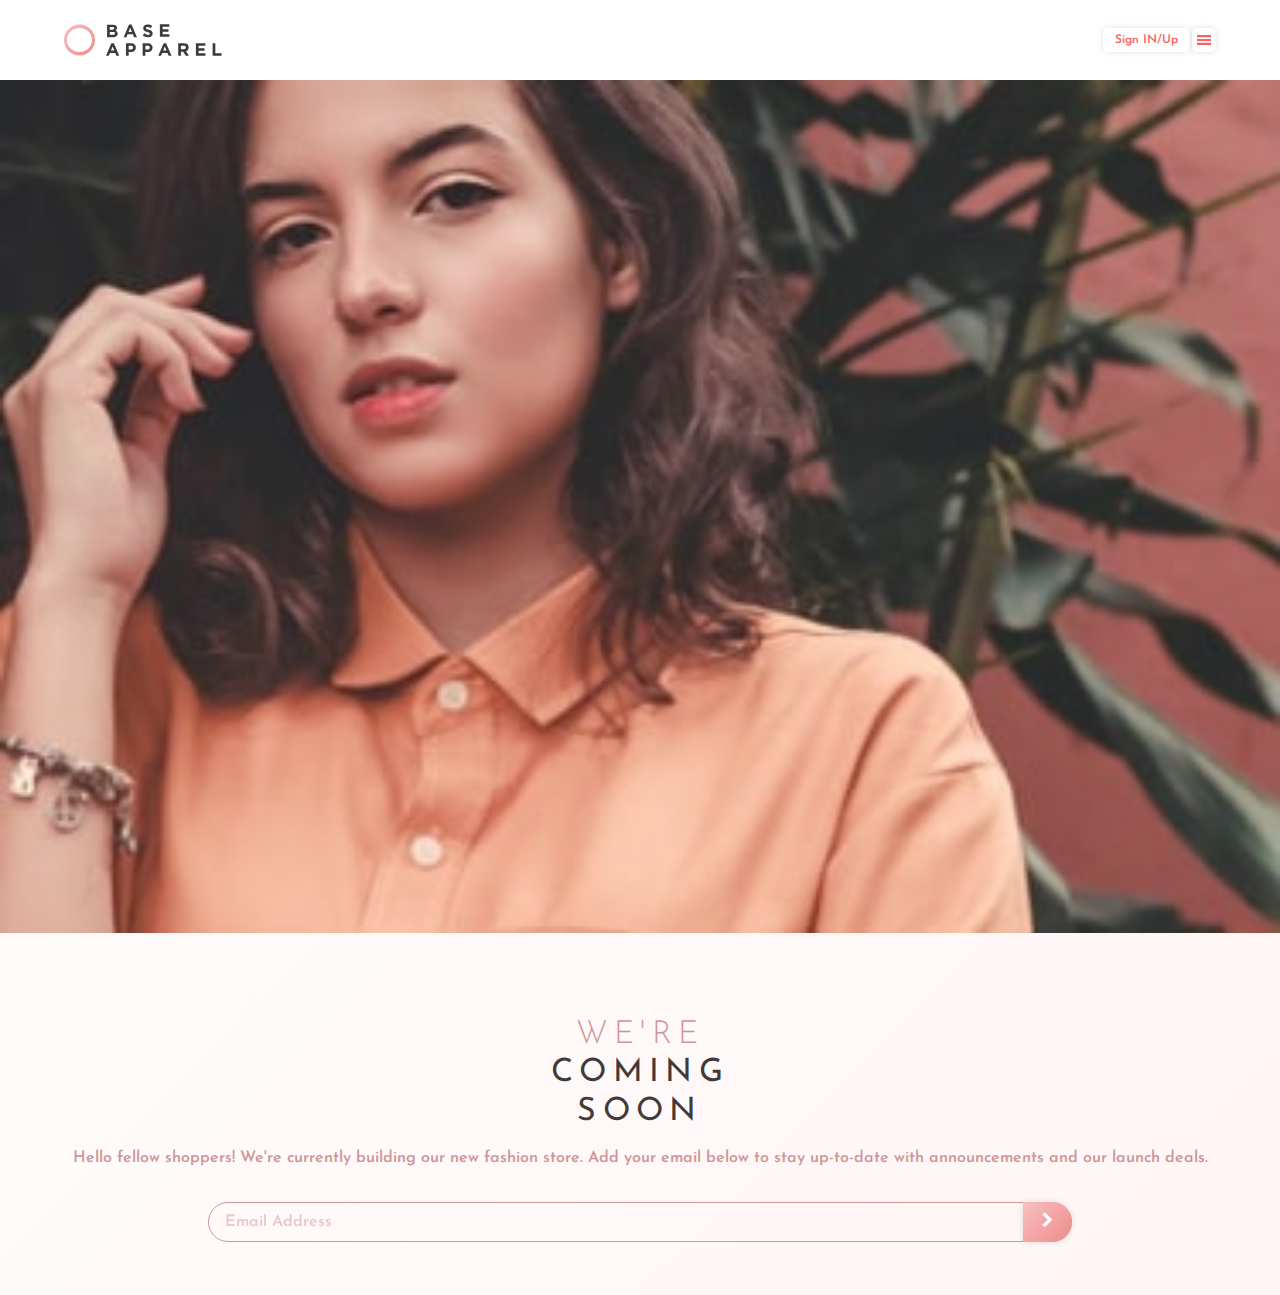
<file: try2/index.html>
<!DOCTYPE html>
<html lang="en">
<head>
    <meta charset="UTF-8">
    <meta http-equiv="X-UA-Compatible" content="IE=edge">
    <meta name="viewport" content="width=device-width, initial-scale=1.0">
    <title>Document</title>
    <link rel="stylesheet" href="style.css">
    <script src="script.js" defer></script>
    <link rel="stylesheet" href="https://cdnjs.cloudflare.com/ajax/libs/font-awesome/4.7.0/css/font-awesome.min.css">
</head>
<body>
    <header>
        <img src="./logo.svg" alt="" class="logo">
        <button class="header-btn" aria-expanded="false"></button>
        <nav class="header-nav" data-visible="false">
            <ul class="header-list">
                <li class="header-item"><a href="#">OurShops</a></li>
                <li class="header-item"><a href="#">TeamWork</a></li>
                <li class="header-item"><a href="#">FutureVision</a></li>
                <li class="header-item"><a href="#">History</a></li>
            </ul>
        </nav>
        <button class="signin-up-btn" data-singin-up-btn>Sign IN/Up</button>
    </header>
    <main>
        <div class="hero-section ">
            <div class="hero-img"></div>
            <div class="hero-content">
                <h1 class="hero-title"><span>we're</span><br>Coming<br>soon</h1>
                <p>Hello fellow shoppers! We're currently building our new fashion store. 
                    Add your email below to stay up-to-date with announcements and our launch deals.
                </p>
                <form  class="hero-form" data-hero-form>
                    <input type="text" class="hero-input" data-hero-input placeholder="Email Address">
                    <span class="error-span"></span>
                    <button type="submit" class="hero-btn" ><i class="fa fa-chevron-right"></i></button>
                </form>
            </div>
        </div>

        <div class="infor-section">
            <div class="infor-container">
                <h2 class="sign-page-title">Sign Up</h2>
                <div class="form-container" data-infor-container>
                    <form action="" class="sign-form"  data-sign-form>
                        <div class="user-name" >
                            <label for="user-name" >User-Name: <span></span></label>
                            <input type="text" id="user-name" data-user-name >
                            <span class="error-span"></span>
                        </div>
                        <div class="email" >
                            <label for="email" >Email: <span></span></label>
                            <input type="text" data-email id="email" >
                        </div>
                        <div class="password">
                            <label for="password" >Password: <span></span></label>
                            <input type="text" data-password id="password" >
                            <span class="error-span"></span>
                        </div>
                        <div class="first-name">
                            <label for="first-name" >First Name: <span></span></label>
                            <input type="text" data-fName id="first-name">
                            <span class="error-span"></span>
                        </div>
                        <div class="last-name">
                            <label for="name" >Last Name: <span></span></label>
                            <input type="text" data-lName id="last-name">
                            <span class="error-span"></span>
                        </div>
                    </form>
                </div>


                <div class="signin-link">
                    <p>Already a member?</p>
                    <a href="./signin.html">Log In</a>
                </div>
                <button type="submit" class="signup-btn">Sign up
                    <div class="confetti-container">
                        <span></span><span></span><span></span><span></span><span></span>
                        <span></span><span></span><span></span><span></span><span></span>
                        <span></span><span></span><span></span><span></span><span></span>
                        <span></span><span></span><span></span><span></span><span></span>
                        <span></span><span></span><span></span><span></span><span></span>
                        <span></span><span></span><span></span><span></span><span></span>
                        <span></span><span></span><span></span><span></span><span></span>
                        <span></span><span></span><span></span><span></span><span></span>
                        <span></span><span></span><span></span><span></span><span></span>
                        <span></span><span></span><span></span><span></span><span></span>
                        <span></span><span></span><span></span><span></span><span></span>
                        <span></span><span></span><span></span><span></span><span></span>
                        <span></span><span></span><span></span><span></span><span></span>
                        <span></span><span></span><span></span><span></span><span></span>
                        <span></span><span></span><span></span><span></span><span></span>
                        <span></span><span></span><span></span><span></span><span></span>
                        <span></span><span></span><span></span><span></span><span></span>
                        <span></span><span></span><span></span><span></span><span></span>
                        <span></span><span></span><span></span><span></span><span></span>
                        <span></span><span></span><span></span><span></span><span></span>
                    </div>
                </button>
            </div>
        </div>
    </main>
    
</body>
</html>
</file>
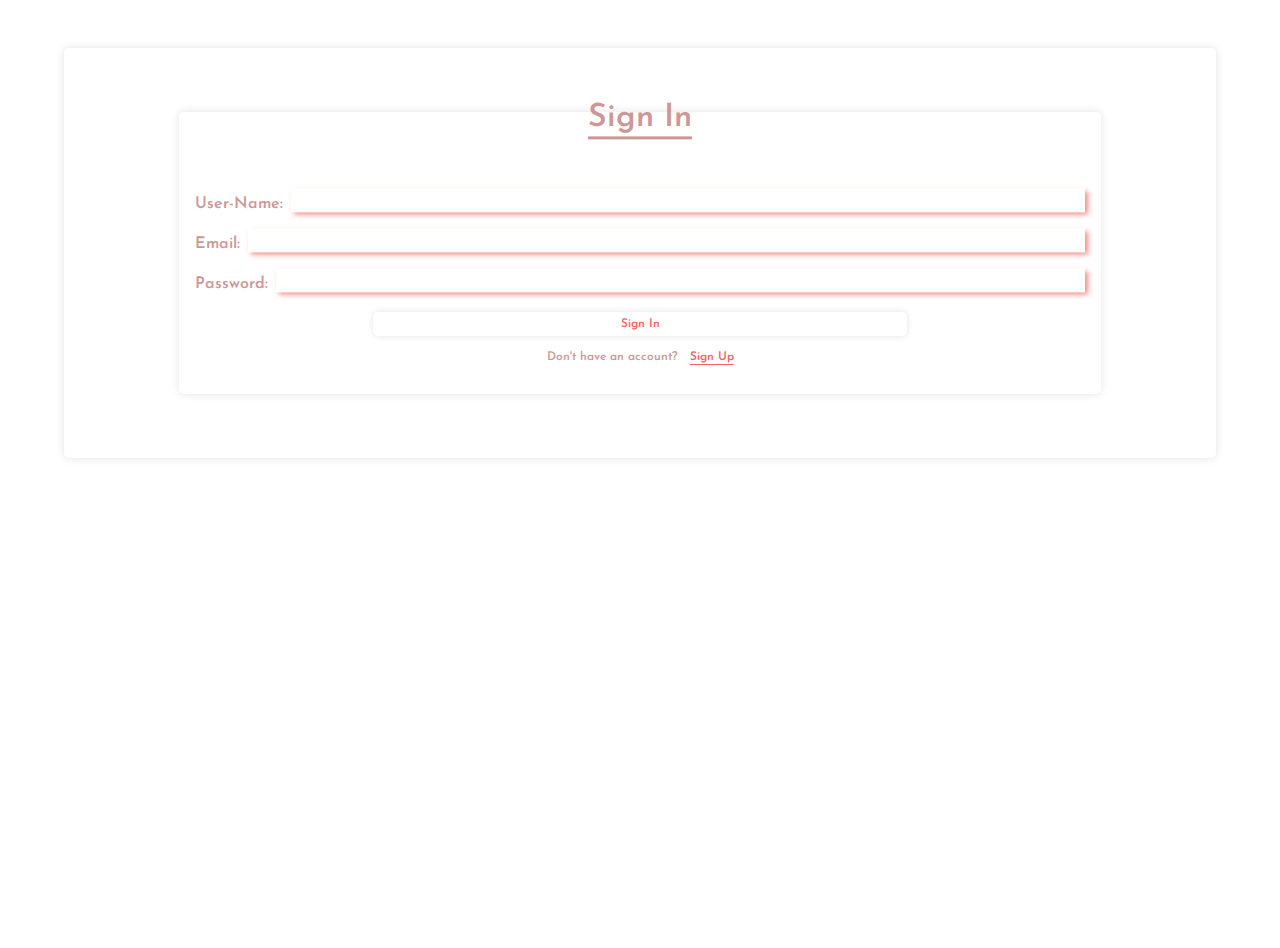
<file: try2/signin.html>
<!DOCTYPE html>
<html lang="en">
<head>
    <meta charset="UTF-8">
    <meta http-equiv="X-UA-Compatible" content="IE=edge">
    <meta name="viewport" content="width=device-width, initial-scale=1.0">
    <title>Document</title>
    <link rel="stylesheet" href="style.css">
    <script src="signin.js" defer></script>
</head>
<body>
    <div class="signin-page">
        <div class="infor-container">
            <h2 class="sign-page-title">Sign In</h2>
            <div class="form-container" data-infor-container>
                <form action="" class="sign-form"  data-signin-form>
                    <div class="user-name" >
                        <label for="user-name" >User-Name: </label>
                        <input type="text" id="user-name" data-signin-user-name >
                        <span class="error-span"></span>
                    </div>
                    <div class="email" >
                        <label for="email" >Email: </label>
                        <input type="text" data-signin-email id="email" >
                    </div>
                    <div class="password">
                        <label for="password" >Password: </label>
                        <input type="text" data-signin-password id="password" >
                        <span class="error-span"></span>
                    </div>
                    <button class="signin-btn" type= "submit" data-signin-btn>Sign In</button>
                    <div class="signup-link">
                        <p>Don't have an account?</p>
                        <a href="./index.html">Sign Up</a>
                    </div>
                </form>
            </div>   
        </div>
    </div>
</body>
</html>
</file>
<file: try2/style.css>
@import url("https://fonts.googleapis.com/css2?family=Josefin+Sans:wght@300;400;700&display=swap");
header {
  position: relative;
  height: 5em;
}
header .logo, header .header-btn {
  position: absolute;
  top: 50%;
  transform: translateY(-50%);
  left: 5vw;
}
header .header-btn {
  width: 2em;
  height: 2em;
  top: 50;
  left: unset;
  right: 5vw;
  background-image: url("./icon-hamburger .svg");
  background-repeat: no-repeat;
  background-position: center;
  background-size: 60%;
}
header .header-btn[aria-expanded=true] {
  background-image: url("./icon-close.svg");
}
header .header-btn:hover {
  background-color: transparent;
}
header .signin-up-btn {
  position: absolute;
  top: 50%;
  transform: translateY(-50%);
  right: calc(5vw + 2.2em);
}
header .header-nav {
  position: absolute;
  width: 30%;
  height: calc(100vh - 4em);
  top: 4em;
  right: 0;
  background: linear-gradient(to top right, hsl(0deg, 0%, 100%), hsl(0deg, 100%, 98%), hsl(0deg, 80%, 86%), hsl(0deg, 74%, 74%));
  transform: scale(0, 1);
  transition: all 350ms ease-in-out;
  transform-origin: right;
}
header .header-nav[data-visible=true] {
  transform: scale(1, 1);
}
header .header-nav .header-list {
  list-style: none;
  display: flex;
  flex-direction: column;
  text-align: right;
  gap: 0.75em;
  padding-right: 1em;
  padding-top: 1em;
}
header .header-nav .header-list .header-item {
  font-size: 0.75rem;
  cursor: pointer;
}
header .header-nav .header-list .header-item a {
  color: hsl(0deg, 0%, 100%);
  text-decoration: none;
  background: linear-gradient(to right, hsl(0deg, 74%, 74%), hsl(0deg, 0%, 100%));
  -webkit-text-fill-color: transparent;
  -webkit-background-clip: text;
}
header .header-nav .header-list .header-item a:hover {
  -webkit-animation: animaBackground 10s linear infinite;
}
@-webkit-keyframes animaBackground {
  0% {
    background-position: 0 0;
  }
  100% {
    background-position: -500px 0;
  }
}
@keyframes animaBackground {
  0% {
    background-position: 0 0;
  }
  100% {
    background-position: -500px 0;
  }
}

.hero-section {
  width: 100%;
  height: 100%;
  position: absolute;
  background: linear-gradient(135deg, hsl(0deg, 0%, 100%), hsl(0deg, 100%, 98%));
}
.hero-section .hero-img {
  width: 100%;
  aspect-ratio: 5/3.5;
  background-image: url("./hero-mobile.jpg");
  background-repeat: no-repeat;
  background-position: top;
  background-size: contain;
}
.hero-section .hero-content {
  width: 100%;
  padding: 1em 5vw;
  text-align: center;
}
.hero-section .hero-content h1 {
  font-size: 2rem;
  font-weight: 400;
  text-transform: uppercase;
  letter-spacing: 0.2em;
  color: hsl(0deg, 6%, 24%);
  line-height: 1.2;
  margin-block: 0.75em 0.45em;
}
.hero-section .hero-content h1 span {
  color: hsl(0deg, 36%, 70%);
  font-weight: 300;
}
.hero-section .hero-content .hero-form {
  width: 75%;
  height: 2.5em;
  margin: 2em auto;
  border: 1px solid hsl(0deg, 36%, 70%);
  border-radius: 100vw;
  display: grid;
  grid-template-columns: 1fr 3em;
  align-items: center;
  position: relative;
}
.hero-section .hero-content .hero-form .hero-btn {
  width: calc(4em + 1px);
  height: calc(100% + 2px);
  border-radius: 0 100vw 100vw 0;
  background: linear-gradient(135deg, hsl(0deg, 80%, 86%), hsl(0deg, 74%, 74%));
}
.hero-section .hero-content .hero-form .hero-btn i {
  color: white;
  font-size: 1rem;
}
.hero-section .hero-content .hero-form .hero-input {
  height: 100%;
  background-color: transparent;
  border-radius: 100vw 0 0 100vw;
  border: none;
  outline: none;
  padding-left: 1em;
}
.hero-section .hero-content .hero-form .hero-input::-moz-placeholder {
  color: hsl(0deg, 36%, 70%);
  opacity: 0.5;
}
.hero-section .hero-content .hero-form .hero-input:-ms-input-placeholder {
  color: hsl(0deg, 36%, 70%);
  opacity: 0.5;
}
.hero-section .hero-content .hero-form .hero-input::placeholder {
  color: hsl(0deg, 36%, 70%);
  opacity: 0.5;
}

.infor-section {
  width: 100%;
  height: calc(100% + 5em);
  position: absolute;
  top: -5em;
  background: linear-gradient(135deg, hsl(0deg, 0%, 100%), hsl(0deg, 100%, 98%));
  transform: scale(0, 0);
  transform-origin: right;
  padding-block: 3em;
  overflow: hidden;
}
.infor-section .infor-container {
  width: 80%;
  max-width: 350px;
  height: 100%;
  margin-inline: auto;
  box-shadow: 0 0 0.5em 0 hsla(0deg, 6%, 24%, 0.15);
  border-radius: 5px;
  padding-inline: 1em;
  position: relative;
  perspective: 1000px;
}
.infor-section .infor-container h2 {
  font-size: 2rem;
  color: hsl(0deg, 6%, 24%);
  text-align: center;
  transform: translateY(-50%);
  text-decoration: underline;
  text-underline-offset: 0.4em;
}
.infor-section .infor-container .sign-form {
  margin-block: 1em 2em;
  display: grid;
  gap: 1em;
}
.infor-section .infor-container .sign-form > * {
  display: flex;
  flex-direction: row;
  white-space: nowrap;
  gap: 0.5em;
  position: relative;
}
.infor-section .infor-container .sign-form .user-name .error-span {
  left: 15em;
  top: -45%;
}
.infor-section .infor-container .sign-form .password .error-span {
  left: 12em;
  top: -45%;
}
.infor-section .infor-container .sign-form .first-name .error-span {
  left: 13em;
  top: -45%;
}
.infor-section .infor-container .sign-form .last-name .error-span {
  left: 13em;
  top: -45%;
}
.infor-section .infor-container .sign-form input {
  width: 100%;
  border: none;
  outline: none;
  box-shadow: 0 0 0.5em 0 hsla(0deg, 6%, 24%, 0.15);
  border-radius: 5px;
  padding-left: 1em;
}
.infor-section .infor-container .signin-link {
  display: flex;
  flex-direction: row;
  font-size: 0.75rem;
  align-items: center;
  justify-content: center;
  gap: 1em;
}
.infor-section .infor-container .signin-link a {
  text-underline-offset: 0.3em;
  color: hsl(0deg, 93%, 68%);
}
.infor-section .infor-container .signup-btn {
  width: 50%;
  position: absolute;
  bottom: 3em;
  left: 50%;
  transform: translateX(-50%);
  transform-style: preserve-3d;
}
.infor-section .infor-container .signup-btn .confetti-container {
  position: absolute;
  transform-style: preserve-3d;
  inset: 50%;
  opacity: 0;
}
.infor-section .infor-container .signup-btn .confetti-container span {
  position: absolute;
  width: max(var(--confetti-size), 3px);
  aspect-ratio: 1/2;
  border-radius: var(--shape);
  background-color: hsl(var(--hue), 100%, 50%);
  top: 0;
  left: 0;
}
.infor-section .infor-container .signup-btn .confetti-container span:nth-child(1) {
  --shape: -28.3273335812vw;
  --confetti-size: 4px;
  --hue: -273;
  --offsetX: 6vw;
  --offsetY: -38vh;
  --offsetZ: -233px;
  --spin: 2turn;
}
.infor-section .infor-container .signup-btn .confetti-container span:nth-child(2) {
  --shape: 0.7015164813vw;
  --confetti-size: 2px;
  --hue: -48;
  --offsetX: -43vw;
  --offsetY: 16vh;
  --offsetZ: -184px;
  --spin: 7turn;
}
.infor-section .infor-container .signup-btn .confetti-container span:nth-child(3) {
  --shape: 2.3836357083vw;
  --confetti-size: 1px;
  --hue: -10;
  --offsetX: 13vw;
  --offsetY: -27vh;
  --offsetZ: -173px;
  --spin: 6turn;
}
.infor-section .infor-container .signup-btn .confetti-container span:nth-child(4) {
  --shape: -3.9034752094vw;
  --confetti-size: 3px;
  --hue: -296;
  --offsetX: -45vw;
  --offsetY: -38vh;
  --offsetZ: -163px;
  --spin: 2turn;
}
.infor-section .infor-container .signup-btn .confetti-container span:nth-child(5) {
  --shape: -22.7317941909vw;
  --confetti-size: 2px;
  --hue: -55;
  --offsetX: 20vw;
  --offsetY: -19vh;
  --offsetZ: -88px;
  --spin: 1turn;
}
.infor-section .infor-container .signup-btn .confetti-container span:nth-child(6) {
  --shape: 39.9672636897vw;
  --confetti-size: 4px;
  --hue: -200;
  --offsetX: 14vw;
  --offsetY: 3vh;
  --offsetZ: -92px;
  --spin: 3turn;
}
.infor-section .infor-container .signup-btn .confetti-container span:nth-child(7) {
  --shape: 25.3620443671vw;
  --confetti-size: 5px;
  --hue: -76;
  --offsetX: -2vw;
  --offsetY: -36vh;
  --offsetZ: 31px;
  --spin: 6turn;
}
.infor-section .infor-container .signup-btn .confetti-container span:nth-child(8) {
  --shape: 11.4526289089vw;
  --confetti-size: 3px;
  --hue: -208;
  --offsetX: 51vw;
  --offsetY: 39vh;
  --offsetZ: 79px;
  --spin: 8turn;
}
.infor-section .infor-container .signup-btn .confetti-container span:nth-child(9) {
  --shape: 23.3337687612vw;
  --confetti-size: 7px;
  --hue: -344;
  --offsetX: 30vw;
  --offsetY: -3vh;
  --offsetZ: 110px;
  --spin: 4turn;
}
.infor-section .infor-container .signup-btn .confetti-container span:nth-child(10) {
  --shape: 8.1965654224vw;
  --confetti-size: 2px;
  --hue: -311;
  --offsetX: -42vw;
  --offsetY: -31vh;
  --offsetZ: 155px;
  --spin: 4turn;
}
.infor-section .infor-container .signup-btn .confetti-container span:nth-child(11) {
  --shape: 15.8979828421vw;
  --confetti-size: 7px;
  --hue: -339;
  --offsetX: -14vw;
  --offsetY: -30vh;
  --offsetZ: -229px;
  --spin: 7turn;
}
.infor-section .infor-container .signup-btn .confetti-container span:nth-child(12) {
  --shape: 8.8005032077vw;
  --confetti-size: 3px;
  --hue: -165;
  --offsetX: -27vw;
  --offsetY: 3vh;
  --offsetZ: -177px;
  --spin: 1turn;
}
.infor-section .infor-container .signup-btn .confetti-container span:nth-child(13) {
  --shape: 38.7336985345vw;
  --confetti-size: 5px;
  --hue: -208;
  --offsetX: -47vw;
  --offsetY: 30vh;
  --offsetZ: -245px;
  --spin: 7turn;
}
.infor-section .infor-container .signup-btn .confetti-container span:nth-child(14) {
  --shape: -41.2874704989vw;
  --confetti-size: 4px;
  --hue: -179;
  --offsetX: -47vw;
  --offsetY: -29vh;
  --offsetZ: -68px;
  --spin: 8turn;
}
.infor-section .infor-container .signup-btn .confetti-container span:nth-child(15) {
  --shape: 15.8982170985vw;
  --confetti-size: 1px;
  --hue: -40;
  --offsetX: -56vw;
  --offsetY: -7vh;
  --offsetZ: -51px;
  --spin: 3turn;
}
.infor-section .infor-container .signup-btn .confetti-container span:nth-child(16) {
  --shape: 1.7322430949vw;
  --confetti-size: 6px;
  --hue: -35;
  --offsetX: -43vw;
  --offsetY: 18vh;
  --offsetZ: -19px;
  --spin: 2turn;
}
.infor-section .infor-container .signup-btn .confetti-container span:nth-child(17) {
  --shape: -14.3976498321vw;
  --confetti-size: 1px;
  --hue: -7;
  --offsetX: 8vw;
  --offsetY: 22vh;
  --offsetZ: 33px;
  --spin: 7turn;
}
.infor-section .infor-container .signup-btn .confetti-container span:nth-child(18) {
  --shape: -12.0095197786vw;
  --confetti-size: 3px;
  --hue: -20;
  --offsetX: 18vw;
  --offsetY: 24vh;
  --offsetZ: -180px;
  --spin: 2turn;
}
.infor-section .infor-container .signup-btn .confetti-container span:nth-child(19) {
  --shape: 11.4511385905vw;
  --confetti-size: 3px;
  --hue: -293;
  --offsetX: 38vw;
  --offsetY: -20vh;
  --offsetZ: 130px;
  --spin: 4turn;
}
.infor-section .infor-container .signup-btn .confetti-container span:nth-child(20) {
  --shape: 20.4264835618vw;
  --confetti-size: 1px;
  --hue: -5;
  --offsetX: 21vw;
  --offsetY: -20vh;
  --offsetZ: -209px;
  --spin: 10turn;
}
.infor-section .infor-container .signup-btn .confetti-container span:nth-child(21) {
  --shape: 25.0520733492vw;
  --confetti-size: 1px;
  --hue: -38;
  --offsetX: -55vw;
  --offsetY: -32vh;
  --offsetZ: 174px;
  --spin: 8turn;
}
.infor-section .infor-container .signup-btn .confetti-container span:nth-child(22) {
  --shape: -45.0134741698vw;
  --confetti-size: 1px;
  --hue: -217;
  --offsetX: -47vw;
  --offsetY: -4vh;
  --offsetZ: -229px;
  --spin: 3turn;
}
.infor-section .infor-container .signup-btn .confetti-container span:nth-child(23) {
  --shape: 32.7330725252vw;
  --confetti-size: 1px;
  --hue: -344;
  --offsetX: 28vw;
  --offsetY: 9vh;
  --offsetZ: 242px;
  --spin: 5turn;
}
.infor-section .infor-container .signup-btn .confetti-container span:nth-child(24) {
  --shape: 40.574008684vw;
  --confetti-size: 6px;
  --hue: -19;
  --offsetX: -37vw;
  --offsetY: -15vh;
  --offsetZ: 179px;
  --spin: 4turn;
}
.infor-section .infor-container .signup-btn .confetti-container span:nth-child(25) {
  --shape: -17.2283517652vw;
  --confetti-size: 6px;
  --hue: -321;
  --offsetX: -56vw;
  --offsetY: -13vh;
  --offsetZ: -241px;
  --spin: 10turn;
}
.infor-section .infor-container .signup-btn .confetti-container span:nth-child(26) {
  --shape: -30.1594638866vw;
  --confetti-size: 2px;
  --hue: -197;
  --offsetX: 38vw;
  --offsetY: 29vh;
  --offsetZ: -154px;
  --spin: 9turn;
}
.infor-section .infor-container .signup-btn .confetti-container span:nth-child(27) {
  --shape: 4.2335602739vw;
  --confetti-size: 2px;
  --hue: -116;
  --offsetX: 18vw;
  --offsetY: -35vh;
  --offsetZ: 57px;
  --spin: 4turn;
}
.infor-section .infor-container .signup-btn .confetti-container span:nth-child(28) {
  --shape: -44.7048942335vw;
  --confetti-size: 6px;
  --hue: -264;
  --offsetX: -55vw;
  --offsetY: 39vh;
  --offsetZ: -190px;
  --spin: 1turn;
}
.infor-section .infor-container .signup-btn .confetti-container span:nth-child(29) {
  --shape: -33.3513570837vw;
  --confetti-size: 6px;
  --hue: -156;
  --offsetX: -16vw;
  --offsetY: -12vh;
  --offsetZ: 158px;
  --spin: 3turn;
}
.infor-section .infor-container .signup-btn .confetti-container span:nth-child(30) {
  --shape: -39.5397693731vw;
  --confetti-size: 6px;
  --hue: -178;
  --offsetX: 36vw;
  --offsetY: -4vh;
  --offsetZ: 41px;
  --spin: 7turn;
}
.infor-section .infor-container .signup-btn .confetti-container span:nth-child(31) {
  --shape: 38.1705216268vw;
  --confetti-size: 4px;
  --hue: -216;
  --offsetX: 8vw;
  --offsetY: -2vh;
  --offsetZ: -37px;
  --spin: 3turn;
}
.infor-section .infor-container .signup-btn .confetti-container span:nth-child(32) {
  --shape: -36.7360961402vw;
  --confetti-size: 4px;
  --hue: -325;
  --offsetX: -5vw;
  --offsetY: 23vh;
  --offsetZ: 138px;
  --spin: 6turn;
}
.infor-section .infor-container .signup-btn .confetti-container span:nth-child(33) {
  --shape: -32.1824917538vw;
  --confetti-size: 5px;
  --hue: -96;
  --offsetX: 24vw;
  --offsetY: -34vh;
  --offsetZ: -114px;
  --spin: 2turn;
}
.infor-section .infor-container .signup-btn .confetti-container span:nth-child(34) {
  --shape: 32.2053514551vw;
  --confetti-size: 5px;
  --hue: -218;
  --offsetX: 13vw;
  --offsetY: -28vh;
  --offsetZ: 218px;
  --spin: 8turn;
}
.infor-section .infor-container .signup-btn .confetti-container span:nth-child(35) {
  --shape: 12.9675294928vw;
  --confetti-size: 7px;
  --hue: -180;
  --offsetX: 32vw;
  --offsetY: 19vh;
  --offsetZ: -44px;
  --spin: 5turn;
}
.infor-section .infor-container .signup-btn .confetti-container span:nth-child(36) {
  --shape: 29.1786115162vw;
  --confetti-size: 4px;
  --hue: -346;
  --offsetX: 29vw;
  --offsetY: 27vh;
  --offsetZ: 35px;
  --spin: 7turn;
}
.infor-section .infor-container .signup-btn .confetti-container span:nth-child(37) {
  --shape: -8.3620303031vw;
  --confetti-size: 2px;
  --hue: -83;
  --offsetX: -28vw;
  --offsetY: -15vh;
  --offsetZ: -171px;
  --spin: 6turn;
}
.infor-section .infor-container .signup-btn .confetti-container span:nth-child(38) {
  --shape: 2.7070341599vw;
  --confetti-size: 1px;
  --hue: -197;
  --offsetX: 41vw;
  --offsetY: -40vh;
  --offsetZ: -227px;
  --spin: 3turn;
}
.infor-section .infor-container .signup-btn .confetti-container span:nth-child(39) {
  --shape: 46.4455514866vw;
  --confetti-size: 4px;
  --hue: -219;
  --offsetX: -9vw;
  --offsetY: 34vh;
  --offsetZ: -189px;
  --spin: 6turn;
}
.infor-section .infor-container .signup-btn .confetti-container span:nth-child(40) {
  --shape: 37.4756552004vw;
  --confetti-size: 3px;
  --hue: -111;
  --offsetX: 3vw;
  --offsetY: -26vh;
  --offsetZ: -125px;
  --spin: 5turn;
}
.infor-section .infor-container .signup-btn .confetti-container span:nth-child(41) {
  --shape: 24.3214321778vw;
  --confetti-size: 4px;
  --hue: -193;
  --offsetX: -59vw;
  --offsetY: 34vh;
  --offsetZ: -55px;
  --spin: 5turn;
}
.infor-section .infor-container .signup-btn .confetti-container span:nth-child(42) {
  --shape: -26.1278750647vw;
  --confetti-size: 5px;
  --hue: -137;
  --offsetX: -8vw;
  --offsetY: -1vh;
  --offsetZ: -163px;
  --spin: 1turn;
}
.infor-section .infor-container .signup-btn .confetti-container span:nth-child(43) {
  --shape: 1.6176457552vw;
  --confetti-size: 5px;
  --hue: -134;
  --offsetX: -35vw;
  --offsetY: 20vh;
  --offsetZ: -62px;
  --spin: 3turn;
}
.infor-section .infor-container .signup-btn .confetti-container span:nth-child(44) {
  --shape: 34.1257092129vw;
  --confetti-size: 6px;
  --hue: -147;
  --offsetX: 22vw;
  --offsetY: 27vh;
  --offsetZ: -168px;
  --spin: 1turn;
}
.infor-section .infor-container .signup-btn .confetti-container span:nth-child(45) {
  --shape: 13.4360220725vw;
  --confetti-size: 3px;
  --hue: -90;
  --offsetX: 5vw;
  --offsetY: 32vh;
  --offsetZ: 218px;
  --spin: 5turn;
}
.infor-section .infor-container .signup-btn .confetti-container span:nth-child(46) {
  --shape: -12.5582729692vw;
  --confetti-size: 5px;
  --hue: -167;
  --offsetX: 11vw;
  --offsetY: 4vh;
  --offsetZ: -147px;
  --spin: 2turn;
}
.infor-section .infor-container .signup-btn .confetti-container span:nth-child(47) {
  --shape: -32.0663189438vw;
  --confetti-size: 2px;
  --hue: -281;
  --offsetX: -57vw;
  --offsetY: -23vh;
  --offsetZ: -206px;
  --spin: 5turn;
}
.infor-section .infor-container .signup-btn .confetti-container span:nth-child(48) {
  --shape: 9.0175928345vw;
  --confetti-size: 4px;
  --hue: -359;
  --offsetX: 1vw;
  --offsetY: 7vh;
  --offsetZ: -10px;
  --spin: 1turn;
}
.infor-section .infor-container .signup-btn .confetti-container span:nth-child(49) {
  --shape: -8.4555158289vw;
  --confetti-size: 6px;
  --hue: -183;
  --offsetX: 30vw;
  --offsetY: -30vh;
  --offsetZ: 16px;
  --spin: 9turn;
}
.infor-section .infor-container .signup-btn .confetti-container span:nth-child(50) {
  --shape: -8.1189658153vw;
  --confetti-size: 2px;
  --hue: -243;
  --offsetX: 54vw;
  --offsetY: 11vh;
  --offsetZ: -197px;
  --spin: 5turn;
}
.infor-section .infor-container .signup-btn .confetti-container span:nth-child(51) {
  --shape: -41.2189268148vw;
  --confetti-size: 7px;
  --hue: -90;
  --offsetX: 17vw;
  --offsetY: -11vh;
  --offsetZ: -202px;
  --spin: 5turn;
}
.infor-section .infor-container .signup-btn .confetti-container span:nth-child(52) {
  --shape: 13.6027966171vw;
  --confetti-size: 2px;
  --hue: -332;
  --offsetX: -41vw;
  --offsetY: -33vh;
  --offsetZ: 177px;
  --spin: 3turn;
}
.infor-section .infor-container .signup-btn .confetti-container span:nth-child(53) {
  --shape: 30.6326345965vw;
  --confetti-size: 5px;
  --hue: -308;
  --offsetX: -36vw;
  --offsetY: 38vh;
  --offsetZ: -94px;
  --spin: 3turn;
}
.infor-section .infor-container .signup-btn .confetti-container span:nth-child(54) {
  --shape: -19.109768174vw;
  --confetti-size: 4px;
  --hue: -349;
  --offsetX: -56vw;
  --offsetY: 8vh;
  --offsetZ: -75px;
  --spin: 8turn;
}
.infor-section .infor-container .signup-btn .confetti-container span:nth-child(55) {
  --shape: -16.5223326879vw;
  --confetti-size: 1px;
  --hue: -251;
  --offsetX: 6vw;
  --offsetY: 18vh;
  --offsetZ: -189px;
  --spin: 6turn;
}
.infor-section .infor-container .signup-btn .confetti-container span:nth-child(56) {
  --shape: 10.1384416617vw;
  --confetti-size: 1px;
  --hue: -140;
  --offsetX: 23vw;
  --offsetY: 25vh;
  --offsetZ: -2px;
  --spin: 3turn;
}
.infor-section .infor-container .signup-btn .confetti-container span:nth-child(57) {
  --shape: -8.0569538346vw;
  --confetti-size: 2px;
  --hue: -216;
  --offsetX: -47vw;
  --offsetY: -25vh;
  --offsetZ: -224px;
  --spin: 8turn;
}
.infor-section .infor-container .signup-btn .confetti-container span:nth-child(58) {
  --shape: 42.0437928835vw;
  --confetti-size: 6px;
  --hue: -273;
  --offsetX: 1vw;
  --offsetY: -8vh;
  --offsetZ: 137px;
  --spin: 5turn;
}
.infor-section .infor-container .signup-btn .confetti-container span:nth-child(59) {
  --shape: -8.2145153083vw;
  --confetti-size: 1px;
  --hue: -351;
  --offsetX: -32vw;
  --offsetY: -7vh;
  --offsetZ: -169px;
  --spin: 5turn;
}
.infor-section .infor-container .signup-btn .confetti-container span:nth-child(60) {
  --shape: 24.2303740262vw;
  --confetti-size: 1px;
  --hue: -202;
  --offsetX: -42vw;
  --offsetY: 18vh;
  --offsetZ: 89px;
  --spin: 3turn;
}
.infor-section .infor-container .signup-btn .confetti-container span:nth-child(61) {
  --shape: 12.4440273008vw;
  --confetti-size: 2px;
  --hue: -153;
  --offsetX: -29vw;
  --offsetY: -2vh;
  --offsetZ: -249px;
  --spin: 8turn;
}
.infor-section .infor-container .signup-btn .confetti-container span:nth-child(62) {
  --shape: 20.4354087867vw;
  --confetti-size: 7px;
  --hue: -289;
  --offsetX: 6vw;
  --offsetY: 12vh;
  --offsetZ: 61px;
  --spin: 3turn;
}
.infor-section .infor-container .signup-btn .confetti-container span:nth-child(63) {
  --shape: 37.7272947975vw;
  --confetti-size: 3px;
  --hue: -237;
  --offsetX: 13vw;
  --offsetY: -16vh;
  --offsetZ: -142px;
  --spin: 6turn;
}
.infor-section .infor-container .signup-btn .confetti-container span:nth-child(64) {
  --shape: -22.1611934352vw;
  --confetti-size: 6px;
  --hue: -175;
  --offsetX: -32vw;
  --offsetY: -36vh;
  --offsetZ: -225px;
  --spin: 2turn;
}
.infor-section .infor-container .signup-btn .confetti-container span:nth-child(65) {
  --shape: 5.719945089vw;
  --confetti-size: 2px;
  --hue: -172;
  --offsetX: 5vw;
  --offsetY: 34vh;
  --offsetZ: 239px;
  --spin: 3turn;
}
.infor-section .infor-container .signup-btn .confetti-container span:nth-child(66) {
  --shape: 32.8910308812vw;
  --confetti-size: 6px;
  --hue: -17;
  --offsetX: 26vw;
  --offsetY: 20vh;
  --offsetZ: -224px;
  --spin: 9turn;
}
.infor-section .infor-container .signup-btn .confetti-container span:nth-child(67) {
  --shape: -23.6604603214vw;
  --confetti-size: 7px;
  --hue: -296;
  --offsetX: -46vw;
  --offsetY: 22vh;
  --offsetZ: 26px;
  --spin: 9turn;
}
.infor-section .infor-container .signup-btn .confetti-container span:nth-child(68) {
  --shape: 21.6208103859vw;
  --confetti-size: 6px;
  --hue: -329;
  --offsetX: -45vw;
  --offsetY: 31vh;
  --offsetZ: -89px;
  --spin: 8turn;
}
.infor-section .infor-container .signup-btn .confetti-container span:nth-child(69) {
  --shape: -10.7140551979vw;
  --confetti-size: 5px;
  --hue: -271;
  --offsetX: 28vw;
  --offsetY: 35vh;
  --offsetZ: 152px;
  --spin: 10turn;
}
.infor-section .infor-container .signup-btn .confetti-container span:nth-child(70) {
  --shape: -30.3558751576vw;
  --confetti-size: 1px;
  --hue: -43;
  --offsetX: 47vw;
  --offsetY: 8vh;
  --offsetZ: 18px;
  --spin: 6turn;
}
.infor-section .infor-container .signup-btn .confetti-container span:nth-child(71) {
  --shape: -24.0350907836vw;
  --confetti-size: 4px;
  --hue: -165;
  --offsetX: -51vw;
  --offsetY: -25vh;
  --offsetZ: 173px;
  --spin: 5turn;
}
.infor-section .infor-container .signup-btn .confetti-container span:nth-child(72) {
  --shape: 1.9172985603vw;
  --confetti-size: 5px;
  --hue: -172;
  --offsetX: -49vw;
  --offsetY: -2vh;
  --offsetZ: -218px;
  --spin: 3turn;
}
.infor-section .infor-container .signup-btn .confetti-container span:nth-child(73) {
  --shape: 13.0566644597vw;
  --confetti-size: 6px;
  --hue: -99;
  --offsetX: -37vw;
  --offsetY: 23vh;
  --offsetZ: 191px;
  --spin: 3turn;
}
.infor-section .infor-container .signup-btn .confetti-container span:nth-child(74) {
  --shape: 11.3438093018vw;
  --confetti-size: 2px;
  --hue: -188;
  --offsetX: 17vw;
  --offsetY: 6vh;
  --offsetZ: 202px;
  --spin: 3turn;
}
.infor-section .infor-container .signup-btn .confetti-container span:nth-child(75) {
  --shape: -29.7687172798vw;
  --confetti-size: 5px;
  --hue: -166;
  --offsetX: -38vw;
  --offsetY: 35vh;
  --offsetZ: 108px;
  --spin: 2turn;
}
.infor-section .infor-container .signup-btn .confetti-container span:nth-child(76) {
  --shape: -20.7001371073vw;
  --confetti-size: 1px;
  --hue: -67;
  --offsetX: 15vw;
  --offsetY: -1vh;
  --offsetZ: -209px;
  --spin: 9turn;
}
.infor-section .infor-container .signup-btn .confetti-container span:nth-child(77) {
  --shape: -29.7403292758vw;
  --confetti-size: 2px;
  --hue: -92;
  --offsetX: 14vw;
  --offsetY: 13vh;
  --offsetZ: 181px;
  --spin: 10turn;
}
.infor-section .infor-container .signup-btn .confetti-container span:nth-child(78) {
  --shape: 32.867372702vw;
  --confetti-size: 5px;
  --hue: -241;
  --offsetX: -6vw;
  --offsetY: 26vh;
  --offsetZ: 203px;
  --spin: 9turn;
}
.infor-section .infor-container .signup-btn .confetti-container span:nth-child(79) {
  --shape: -11.1498096797vw;
  --confetti-size: 3px;
  --hue: -340;
  --offsetX: -9vw;
  --offsetY: 35vh;
  --offsetZ: -121px;
  --spin: 2turn;
}
.infor-section .infor-container .signup-btn .confetti-container span:nth-child(80) {
  --shape: 34.0351179888vw;
  --confetti-size: 2px;
  --hue: -118;
  --offsetX: -25vw;
  --offsetY: -6vh;
  --offsetZ: -172px;
  --spin: 10turn;
}
.infor-section .infor-container .signup-btn .confetti-container span:nth-child(81) {
  --shape: 29.8554770055vw;
  --confetti-size: 1px;
  --hue: -164;
  --offsetX: -11vw;
  --offsetY: 3vh;
  --offsetZ: 187px;
  --spin: 1turn;
}
.infor-section .infor-container .signup-btn .confetti-container span:nth-child(82) {
  --shape: 24.1796796347vw;
  --confetti-size: 2px;
  --hue: -209;
  --offsetX: 11vw;
  --offsetY: -29vh;
  --offsetZ: -108px;
  --spin: 2turn;
}
.infor-section .infor-container .signup-btn .confetti-container span:nth-child(83) {
  --shape: -7.6940388327vw;
  --confetti-size: 3px;
  --hue: -321;
  --offsetX: -1vw;
  --offsetY: 29vh;
  --offsetZ: -151px;
  --spin: 9turn;
}
.infor-section .infor-container .signup-btn .confetti-container span:nth-child(84) {
  --shape: 25.2366150395vw;
  --confetti-size: 6px;
  --hue: -230;
  --offsetX: 3vw;
  --offsetY: -20vh;
  --offsetZ: 25px;
  --spin: 6turn;
}
.infor-section .infor-container .signup-btn .confetti-container span:nth-child(85) {
  --shape: 32.8661086285vw;
  --confetti-size: 1px;
  --hue: -285;
  --offsetX: 51vw;
  --offsetY: -3vh;
  --offsetZ: -137px;
  --spin: 3turn;
}
.infor-section .infor-container .signup-btn .confetti-container span:nth-child(86) {
  --shape: -21.9754056544vw;
  --confetti-size: 3px;
  --hue: -297;
  --offsetX: -43vw;
  --offsetY: 34vh;
  --offsetZ: 101px;
  --spin: 6turn;
}
.infor-section .infor-container .signup-btn .confetti-container span:nth-child(87) {
  --shape: -5.8909337688vw;
  --confetti-size: 6px;
  --hue: -190;
  --offsetX: -21vw;
  --offsetY: 36vh;
  --offsetZ: 127px;
  --spin: 6turn;
}
.infor-section .infor-container .signup-btn .confetti-container span:nth-child(88) {
  --shape: -4.299331807vw;
  --confetti-size: 3px;
  --hue: -105;
  --offsetX: -19vw;
  --offsetY: -11vh;
  --offsetZ: -18px;
  --spin: 3turn;
}
.infor-section .infor-container .signup-btn .confetti-container span:nth-child(89) {
  --shape: 14.3047280354vw;
  --confetti-size: 1px;
  --hue: -213;
  --offsetX: -1vw;
  --offsetY: 18vh;
  --offsetZ: 72px;
  --spin: 9turn;
}
.infor-section .infor-container .signup-btn .confetti-container span:nth-child(90) {
  --shape: -40.9432280229vw;
  --confetti-size: 2px;
  --hue: -304;
  --offsetX: 44vw;
  --offsetY: -9vh;
  --offsetZ: 173px;
  --spin: 1turn;
}
.infor-section .infor-container .signup-btn .confetti-container span:nth-child(91) {
  --shape: -25.2207709837vw;
  --confetti-size: 7px;
  --hue: -100;
  --offsetX: -52vw;
  --offsetY: 24vh;
  --offsetZ: -153px;
  --spin: 2turn;
}
.infor-section .infor-container .signup-btn .confetti-container span:nth-child(92) {
  --shape: -35.7223402926vw;
  --confetti-size: 2px;
  --hue: -323;
  --offsetX: 0vw;
  --offsetY: -5vh;
  --offsetZ: -216px;
  --spin: 6turn;
}
.infor-section .infor-container .signup-btn .confetti-container span:nth-child(93) {
  --shape: -20.850440995vw;
  --confetti-size: 4px;
  --hue: -96;
  --offsetX: -57vw;
  --offsetY: -37vh;
  --offsetZ: -29px;
  --spin: 5turn;
}
.infor-section .infor-container .signup-btn .confetti-container span:nth-child(94) {
  --shape: 28.7505789035vw;
  --confetti-size: 2px;
  --hue: -102;
  --offsetX: 58vw;
  --offsetY: -34vh;
  --offsetZ: 129px;
  --spin: 7turn;
}
.infor-section .infor-container .signup-btn .confetti-container span:nth-child(95) {
  --shape: -29.9882845343vw;
  --confetti-size: 5px;
  --hue: -74;
  --offsetX: 47vw;
  --offsetY: -14vh;
  --offsetZ: 71px;
  --spin: 8turn;
}
.infor-section .infor-container .signup-btn .confetti-container span:nth-child(96) {
  --shape: -19.8757148003vw;
  --confetti-size: 3px;
  --hue: -119;
  --offsetX: 22vw;
  --offsetY: 33vh;
  --offsetZ: -82px;
  --spin: 7turn;
}
.infor-section .infor-container .signup-btn .confetti-container span:nth-child(97) {
  --shape: -3.1067657112vw;
  --confetti-size: 3px;
  --hue: -161;
  --offsetX: 47vw;
  --offsetY: 39vh;
  --offsetZ: 122px;
  --spin: 3turn;
}
.infor-section .infor-container .signup-btn .confetti-container span:nth-child(98) {
  --shape: -3.326885732vw;
  --confetti-size: 4px;
  --hue: -329;
  --offsetX: -9vw;
  --offsetY: -20vh;
  --offsetZ: 134px;
  --spin: 3turn;
}
.infor-section .infor-container .signup-btn .confetti-container span:nth-child(99) {
  --shape: 42.7730807416vw;
  --confetti-size: 7px;
  --hue: -21;
  --offsetX: 39vw;
  --offsetY: 20vh;
  --offsetZ: 177px;
  --spin: 9turn;
}
.infor-section .infor-container .signup-btn .confetti-container span:nth-child(100) {
  --shape: 37.6234109167vw;
  --confetti-size: 2px;
  --hue: -148;
  --offsetX: 24vw;
  --offsetY: 37vh;
  --offsetZ: -188px;
  --spin: 8turn;
}
.infor-section .infor-container .signup-btn .confetti-container.explode {
  -webkit-animation: conSettle 10s;
          animation: conSettle 10s;
}
.infor-section .infor-container .signup-btn .confetti-container.explode > span {
  -webkit-animation: conSpread 10s cubic-bezier(0, 0.75, 1, 1);
          animation: conSpread 10s cubic-bezier(0, 0.75, 1, 1);
}
@-webkit-keyframes conSpread {
  20% {
    translate: 0 -70vh;
  }
  100% {
    translate: 0 -70vh;
    transform: translateX(var(--offsetX)) translateY(var(--offsetY)) translateZ(var(--offsetZ)) rotateX(var(--spin));
  }
}
@keyframes conSpread {
  20% {
    translate: 0 -70vh;
  }
  100% {
    translate: 0 -70vh;
    transform: translateX(var(--offsetX)) translateY(var(--offsetY)) translateZ(var(--offsetZ)) rotateX(var(--spin));
  }
}
@-webkit-keyframes conSettle {
  0%, 70% {
    opacity: 1;
  }
  100% {
    opacity: 0;
    transform: translateY(80vh);
  }
}
@keyframes conSettle {
  0%, 70% {
    opacity: 1;
  }
  100% {
    opacity: 0;
    transform: translateY(80vh);
  }
}

.signin-page {
  width: 90%;
  margin-inline: auto;
  box-shadow: 0 0 0.5em 0 hsla(0deg, 6%, 24%, 0.15);
  border-radius: 5px;
  margin-top: 3em;
  padding-block: 5vw;
}
.signin-page .infor-container {
  width: 80%;
  margin-inline: auto;
  box-shadow: 0 0 0.5em 0 hsla(0deg, 6%, 24%, 0.15);
  border-radius: 5px;
  padding: 1em;
}
.signin-page .infor-container h2 {
  font-size: 2rem;
  transform: translateY(-70%);
  text-align: center;
  text-decoration: underline;
  text-underline-offset: 0.3em;
}
.signin-page .infor-container .sign-form > * {
  margin-block: 1em;
  display: flex;
  flex-direction: row;
  width: 100%;
  white-space: nowrap;
  position: relative;
}
.signin-page .infor-container .sign-form > * input {
  width: 100%;
  margin-left: 0.5em;
  border: none;
  outline: none;
  box-shadow: 3px 3px 5px 0 hsla(0deg, 93%, 68%, 0.75);
  transform: translateY(-15%);
  padding-left: 0.5em;
}
.signin-page .infor-container .sign-form button {
  width: 60%;
  display: flex;
  align-items: center;
  justify-content: center;
  margin-left: 50%;
  transform: translateX(-50%);
}
.signin-page .infor-container .sign-form .user-name .error-span {
  left: 20em;
  top: -45%;
}
.signin-page .infor-container .sign-form .password .error-span {
  left: 12em;
  top: -45%;
}
.signin-page .infor-container .sign-form .signup-link {
  display: flex;
  flex-direction: row;
  font-size: 0.75rem;
  align-items: center;
  justify-content: center;
  gap: 1em;
}
.signin-page .infor-container .sign-form .signup-link a {
  text-underline-offset: 0.3em;
  color: hsl(0deg, 93%, 68%);
}

body {
  font-family: "Josefin sans", sans-serif;
  font-weight: 600;
  font-size: 1rem;
  color: hsl(0deg, 36%, 70%);
}
body button {
  bordeR: none;
  border-radius: 5px;
  padding: 0.25em 1em;
  font-size: 0.75rem;
  background-color: transparent;
  box-shadow: 0 0 0.5em 0 hsla(0deg, 6%, 24%, 0.15);
  cursor: pointer;
  color: hsl(0deg, 93%, 68%);
  transition: all 350ms ease-in-out;
}
body button:hover {
  background-color: hsl(0deg, 93%, 68%);
  color: white;
  box-shadow: 3px 3px 5px 0 hsla(0deg, 93%, 68%, 0.75);
}

main {
  position: relative;
  width: 100%;
  height: 135vh;
}
main.signPage {
  height: calc(100vh - 5em);
}
main.signPage .hero-section {
  transform: scale(0, 0);
}
main.signPage .infor-section {
  transform: scale(1, 1);
}

.error-span {
  width: -webkit-max-content;
  width: -moz-max-content;
  width: max-content;
  position: absolute;
  top: 110%;
  left: 5%;
  text-align: left;
  padding: 0.1em 1em 0.05em 1em;
  font-size: 0.5em;
  font-style: italic;
  color: red;
  font-weight: 600;
  border-bottom: 1px solid red;
  display: none;
}

.error .error-span {
  display: block;
}

/* Box sizing rules */
*,
*::before,
*::after {
  box-sizing: border-box;
}

/* reset/* Remove default margin */
* {
  margin: 0;
  padding: 0;
  font: inherit;
}

/* Remove list styles on ul, ol elements with a list role, which suggests default styling will be removed */
ul[role=list],
ol[role=list] {
  list-style: none;
}

/* Set core root defaults */
html:focus-within {
  scroll-behavior: smooth;
}

/* reset/* Set core body defaults */
body,
html {
  height: 100%;
}

body {
  text-rendering: optimizespeed;
  line-height: 1.5;
}

/* A elements that don't have a class get default styles */
a:not([class]) {
  -webkit-text-decoration-skip: ink;
          text-decoration-skip-ink: auto;
}

/* reset/* Make images easier to work with */
img,
picture,
svg {
  max-width: 100%;
  display: block;
}

/* Inherit fonts for inputs and buttons */
input,
button,
textarea,
select {
  font: inherit;
}

/* remove transition/animation */
@media (prefers-reduced-motion: reduce) {
  *,
*::before,
*::after {
    -webkit-animation-duration: 0.01ms !important;
            animation-duration: 0.01ms !important;
    -webkit-animation-iteration-count: 1 !important;
            animation-iteration-count: 1 !important;
    transition-duration: 0.01ms !important;
    scroll-behavior: auto !important;
  }
}
/*  utility class */
.sr-only {
  position: absolute;
  width: 1px;
  height: 1px;
  padding: 0;
  margin: 1px;
  overflow: hidden;
  clip: rect(0, 0, 0, 0);
  white-space: nowrap;
  border: 0;
}/*# sourceMappingURL=style.css.map */
</file>
